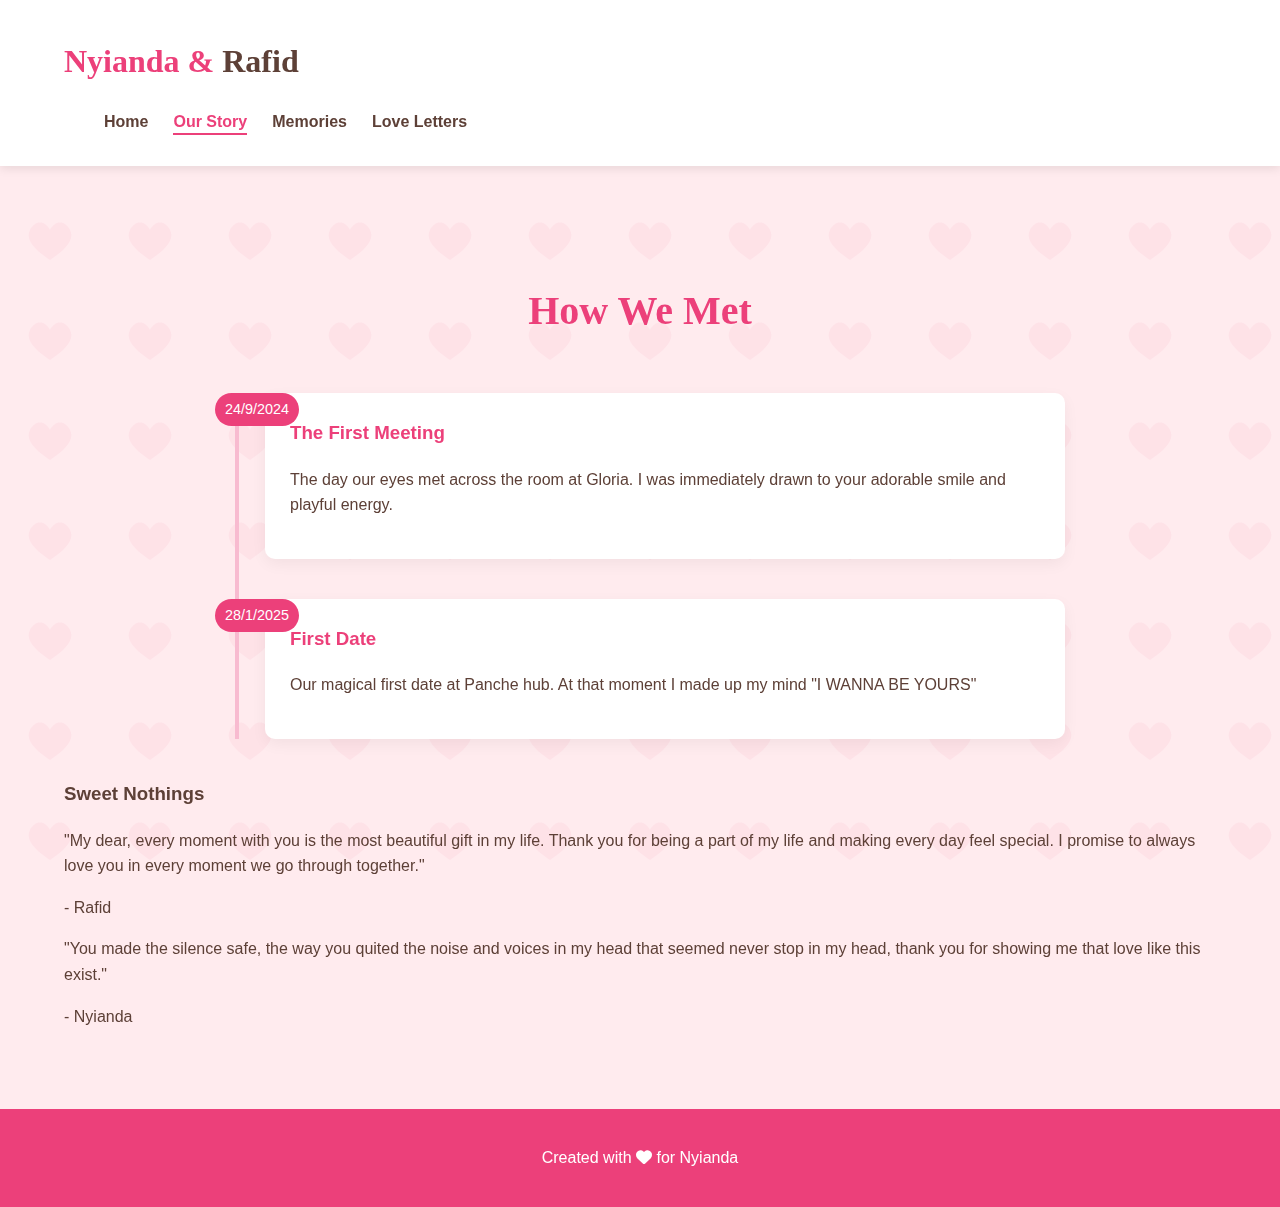
<file: about.html>
<!DOCTYPE html>
<html lang="en">
<head>
    <meta charset="UTF-8">
    <meta name="viewport" content="width=device-width, initial-scale=1.0">
    <title>Our Love Story | About Us</title>
    <link rel="stylesheet" href="css/style.css">
    <link rel="stylesheet" href="https://cdnjs.cloudflare.com/ajax/libs/font-awesome/6.4.0/css/all.min.css">
</head>
<body>
    <div class="hearts-background"></div>
    
    <header class="couple-header">
        <div class="container">
            <h1 class="logo">Nyianda & <span>Rafid</span></h1>
            <nav>
                <ul>
                    <li><a href="index.html">Home</a></li>
                    <li><a href="about.html" class="active">Our Story</a></li>
                    <li><a href="gallery.html">Memories</a></li>
                    <li><a href="love-letter.html">Love Letters</a></li>
                </ul>
            </nav>
        </div>
    </header>

    <main class="our-story">
        <div class="container">
            <h2 class="section-title">How We Met</h2>
            
            <div class="story-timeline">
                <!-- Timeline Item 1 -->
                <div class="timeline-item">
                    <div class="timeline-date">24/9/2024</div>
                    <div class="timeline-content">
                        <h3>The First Meeting</h3>
                        <p>The day our eyes met across the room at Gloria. I was immediately drawn to your adorable smile and playful energy.</p>
                        <div class="timeline-image">
                        </div>
                    </div>
                </div>
                
                <!-- Timeline Item 2 -->
                <div class="timeline-item">
                    <div class="timeline-date">28/1/2025</div>
                    <div class="timeline-content">
                        <h3>First Date</h3>
                        <p>Our magical first date at Panche hub. At that moment I made up my mind "I WANNA BE YOURS"</p>
                    </div>
                </div>
                
                <!-- Add more timeline items as needed -->
            </div>
            
            <div class="couple-quotes">
                <h3>Sweet Nothings</h3>
                <div class="quote-box">
                    <p>"My dear, every moment with you is the most beautiful gift in my life. Thank you for being a part of my life and making every day feel special. I promise to always love you in every moment we go through together."</p>
                    <span>- Rafid</span>
                </div>
                <div class="quote-box">
                    <p>"You made the silence safe, the way you quited the noise and voices in my head that seemed never stop in my head, thank you for showing me that love like this exist."</p>
                    <span>- Nyianda</span>
                </div>
            </div>
        </div>
    </main>

    <footer class="couple-footer">
        <div class="container">
            <p>Created with <i class="fas fa-heart heartbeat"></i> for Nyianda</p>
        </div>
    </footer>

    <script src="js/main.js"></script>
</body>
</html>
</file>
<file: css/style.css>
:root {
    --pink-light: #ffebee;
    --pink-medium: #f8bbd0;
    --pink-dark: #f48fb1;
    --pink-darker: #ec407a;
    --text-dark: #5d4037;
    --text-light: #f5f5f5;
}

/* Base Styles */
body {
    font-family: 'Montserrat', sans-serif;
    background-color: var(--pink-light);
    color: var(--text-dark);
    margin: 0;
    padding: 0;
    line-height: 1.6;
}

.container {
    width: 90%;
    max-width: 1200px;
    margin: 0 auto;
    padding: 0 20px;
}

/* Hearts Background */
.hearts-background {
    position: fixed;
    top: 0;
    left: 0;
    width: 100%;
    height: 100%;
    background-image: url('data:image/svg+xml;utf8,<svg xmlns="http://www.w3.org/2000/svg" viewBox="0 0 100 100" fill="%23f48fb1" opacity="0.1"><path d="M50,30 C55,20 65,20 70,30 C75,40 65,50 50,60 C35,50 25,40 30,30 C35,20 45,20 50,30 Z"/></svg>');
    background-size: 100px 100px;
    z-index: -1;
}

/* Header */
.couple-header {
    background-color: white;
    box-shadow: 0 2px 10px rgba(0, 0, 0, 0.1);
    position: sticky;
    top: 0;
    z-index: 100;
    padding: 15px 0;
}

.logo {
    font-family: 'Dancing Script', cursive;
    font-size: 2rem;
    color: var(--pink-darker);
}

.logo span {
    color: var(--text-dark);
}

/* Navigation */
nav ul {
    display: flex;
    list-style: none;
    gap: 25px;
}

nav a {
    text-decoration: none;
    color: var(--text-dark);
    font-weight: 600;
    transition: color 0.3s;
    position: relative;
}

nav a:hover,
nav a.active {
    color: var(--pink-darker);
}

nav a.active::after {
    content: '';
    position: absolute;
    bottom: -5px;
    left: 0;
    width: 100%;
    height: 2px;
    background-color: var(--pink-darker);
}

/* Hero Section */
.couple-hero {
    height: 80vh;
    display: flex;
    align-items: center;
    text-align: center;
    background: linear-gradient(rgba(255, 235, 238, 0.8), rgba(255, 235, 238, 0.8)), url('../images/couple-hero.jpg');
    background-size: cover;
    background-position: center;
}

.couple-names {
    display: flex;
    justify-content: center;
    align-items: center;
    gap: 20px;
    margin-bottom: 20px;
}

.couple-names h2 {
    font-family: 'Dancing Script', cursive;
    font-size: 3.5rem;
    color: var(--pink-darker);
    margin: 0;
}

.heart-icon {
    font-size: 2rem;
    color: var(--pink-darker);
    animation: heartbeat 1.5s infinite;
}

.tagline {
    font-size: 1.2rem;
    margin-bottom: 30px;
    color: var(--text-dark);
}

/* Love Countdown */
.love-countdown {
    padding: 60px 0;
    background-color: white;
    text-align: center;
}

.love-countdown h3 {
    font-family: 'Dancing Script', cursive;
    font-size: 2rem;
    color: var(--pink-darker);
    margin-bottom: 30px;
}

.countdown-container {
    display: flex;
    justify-content: center;
    gap: 30px;
}

.countdown-box {
    background-color: var(--pink-medium);
    padding: 20px 30px;
    border-radius: 10px;
    min-width: 100px;
}

.countdown-box span {
    font-size: 2.5rem;
    font-weight: bold;
    color: var(--pink-darker);
    display: block;
}

/* Our Story Page */
.our-story {
    padding: 80px 0;
}

.section-title {
    font-family: 'Dancing Script', cursive;
    font-size: 2.5rem;
    color: var(--pink-darker);
    text-align: center;
    margin-bottom: 50px;
}

.story-timeline {
    position: relative;
    max-width: 800px;
    margin: 0 auto;
    padding-left: 50px;
}

.story-timeline::before {
    content: '';
    position: absolute;
    top: 0;
    left: 20px;
    height: 100%;
    width: 4px;
    background-color: var(--pink-medium);
}

.timeline-item {
    position: relative;
    margin-bottom: 40px;
}

.timeline-date {
    position: absolute;
    left: -50px;
    top: 0;
    background-color: var(--pink-darker);
    color: white;
    padding: 5px 10px;
    border-radius: 20px;
    font-size: 0.9rem;
}

.timeline-content {
    background-color: white;
    padding: 25px;
    border-radius: 10px;
    box-shadow: 0 5px 15px rgba(0, 0, 0, 0.05);
}

.timeline-content h3 {
    color: var(--pink-darker);
    margin-top: 0;
}

.timeline-image {
    margin-top: 15px;
}

.timeline-image img {
    width: 100%;
    border-radius: 8px;
    max-height: 300px;
    object-fit: cover;
}

/* Footer */
.couple-footer {
    background-color: var(--pink-darker);
    color: white;
    text-align: center;
    padding: 20px 0;
}

.heartbeat {
    animation: heartbeat 1.5s infinite;
}

/* Animations */
@keyframes heartbeat {
    0% { transform: scale(1); }
    25% { transform: scale(1.1); }
    50% { transform: scale(1); }
    75% { transform: scale(1.1); }
    100% { transform: scale(1); }
}

/* Responsive Design */
@media (max-width: 768px) {
    .couple-names {
        flex-direction: column;
        gap: 10px;
    }
    
    .countdown-container {
        flex-wrap: wrap;
    }
    
    .story-timeline {
        padding-left: 30px;
    }
    
    .timeline-date {
        left: -30px;
    }
}

/* Gallery Page Styles */
.memory-gallery {
    padding: 80px 0;
}

.gallery-controls {
    display: flex;
    justify-content: center;
    flex-wrap: wrap;
    gap: 10px;
    margin-bottom: 30px;
}

.filter-btn {
    background-color: white;
    border: 2px solid var(--pink-medium);
    color: var(--pink-darker);
    padding: 8px 20px;
    border-radius: 30px;
    cursor: pointer;
    transition: all 0.3s;
    font-weight: 600;
}

.filter-btn:hover,
.filter-btn.active {
    background-color: var(--pink-darker);
    color: white;
    border-color: var(--pink-darker);
}

.gallery-grid {
    display: grid;
    grid-template-columns: repeat(auto-fill, minmax(280px, 1fr));
    gap: 20px;
    margin: 40px 0;
}

.gallery-item {
    position: relative;
    border-radius: 15px;
    overflow: hidden;
    aspect-ratio: 1/1;
    box-shadow: 0 5px 15px rgba(0, 0, 0, 0.1);
    transition: transform 0.3s;
}

.gallery-item:hover {
    transform: scale(1.03);
}

.gallery-item img {
    width: 100%;
    height: 100%;
    object-fit: cover;
    display: block;
}

.memory-overlay {
    position: absolute;
    top: 0;
    left: 0;
    right: 0;
    bottom: 0;
    background: linear-gradient(to top, rgba(0, 0, 0, 0.7), transparent);
    color: white;
    display: flex;
    flex-direction: column;
    justify-content: flex-end;
    padding: 20px;
    opacity: 0;
    transition: opacity 0.3s;
}

.gallery-item:hover .memory-overlay {
    opacity: 1;
}

.memory-overlay h3 {
    margin: 0;
    font-size: 1.3rem;
}

.memory-overlay p {
    margin: 5px 0 0;
    font-size: 0.9rem;
}

.heart-react {
    position: absolute;
    top: 15px;
    right: 15px;
    font-size: 1.5rem;
    cursor: pointer;
}

.heart-react .fas {
    color: var(--pink-darker);
    display: none;
}

.heart-react.active .far {
    display: none;
}

.heart-react.active .fas {
    display: block;
    animation: heartbeat 0.5s;
}

.memory-upload {
    background-color: white;
    padding: 30px;
    border-radius: 15px;
    text-align: center;
    margin-top: 50px;
    box-shadow: 0 5px 15px rgba(0, 0, 0, 0.05);
}

.memory-upload h3 {
    margin-top: 0;
    color: var(--pink-darker);
}

#memory-upload {
    display: none;
}

/* Lightbox Styles */
.memory-lightbox {
    position: fixed;
    top: 0;
    left: 0;
    width: 100%;
    height: 100%;
    background-color: rgba(0, 0, 0, 0.8);
    display: none;
    justify-content: center;
    align-items: center;
    z-index: 1000;
}

.lightbox-content {
    position: relative;
    max-width: 90%;
    max-height: 90vh;
    background-color: white;
    border-radius: 10px;
    overflow: hidden;
}

#lightbox-image {
    max-width: 100%;
    max-height: 70vh;
    display: block;
    margin: 0 auto;
}

.memory-caption {
    padding: 20px;
    text-align: center;
}

.memory-caption h3 {
    color: var(--pink-darker);
    margin: 0 0 5px;
}

.close-lightbox {
    position: absolute;
    top: 15px;
    right: 15px;
    font-size: 30px;
    color: white;
    cursor: pointer;
    background-color: var(--pink-darker);
    width: 40px;
    height: 40px;
    border-radius: 50%;
    display: flex;
    justify-content: center;
    align-items: center;
    line-height: 1;
}

.lightbox-nav {
    position: absolute;
    top: 50%;
    width: 100%;
    display: flex;
    justify-content: space-between;
    transform: translateY(-50%);
}

.lightbox-nav button {
    background-color: var(--pink-darker);
    color: white;
    border: none;
    width: 50px;
    height: 50px;
    border-radius: 50%;
    font-size: 20px;
    cursor: pointer;
    margin: 0 20px;
    opacity: 0.8;
    transition: opacity 0.3s;
}

.lightbox-nav button:hover {
    opacity: 1;
}

/* Love Letters Page Styles */
.love-letters {
    padding: 80px 0;
}

.letter-tabs {
    display: flex;
    justify-content: center;
    flex-wrap: wrap;
    gap: 10px;
    margin-bottom: 40px;
}

.tab-btn {
    background-color: white;
    border: 2px solid var(--pink-medium);
    color: var(--pink-darker);
    padding: 10px 25px;
    border-radius: 30px;
    cursor: pointer;
    transition: all 0.3s;
    font-weight: 600;
}

.tab-btn:hover,
.tab-btn.active {
    background-color: var(--pink-darker);
    color: white;
    border-color: var(--pink-darker);
}

.letter-container {
    display: none;
}

.letter-container.active {
    display: block;
}

.letter-card {
    background-color: white;
    border-radius: 15px;
    padding: 25px;
    margin-bottom: 20px;
    box-shadow: 0 5px 15px rgba(0, 0, 0, 0.05);
    position: relative;
    border-left: 5px solid var(--pink-darker);
}

.letter-date {
    color: var(--pink-darker);
    font-size: 0.9rem;
    margin-bottom: 5px;
}

.letter-title {
    color: var(--pink-darker);
    margin-top: 0;
}

.read-more {
    background-color: var(--pink-medium);
    color: white;
    border: none;
    padding: 8px 15px;
    border-radius: 5px;
    margin-top: 15px;
    cursor: pointer;
    transition: background-color 0.3s;
}

.read-more:hover {
    background-color: var(--pink-darker);
}

.new-letter-form {
    background-color: white;
    border-radius: 15px;
    padding: 30px;
    box-shadow: 0 5px 15px rgba(0, 0, 0, 0.05);
}

.form-group {
    margin-bottom: 20px;
}

.form-group label {
    display: block;
    margin-bottom: 8px;
    color: var(--pink-darker);
    font-weight: 600;
}

.form-group input,
.form-group textarea {
    width: 100%;
    padding: 12px;
    border: 1px solid var(--pink-medium);
    border-radius: 8px;
    font-family: inherit;
}

.form-group textarea {
    min-height: 200px;
    resize: vertical;
}

.form-actions {
    display: flex;
    justify-content: center;
    gap: 15px;
    flex-wrap: wrap;
}

.btn-pink {
    background-color: var(--pink-darker);
}

/* Letter Modal */
.letter-modal {
    position: fixed;
    top: 0;
    left: 0;
    width: 100%;
    height: 100%;
    background-color: rgba(0, 0, 0, 0.8);
    display: none;
    justify-content: center;
    align-items: center;
    z-index: 1000;
}

.modal-content {
    background-color: white;
    border-radius: 15px;
    padding: 40px;
    max-width: 800px;
    width: 90%;
    max-height: 90vh;
    overflow-y: auto;
    position: relative;
}

.close-modal {
    position: absolute;
    top: 15px;
    right: 15px;
    font-size: 30px;
    color: var(--pink-darker);
    cursor: pointer;
}

.modal-letter-date {
    color: var(--pink-darker);
    margin-bottom: 20px;
}

.modal-letter-content {
    line-height: 1.8;
    white-space: pre-line;
}

.modal-letter-content p {
    margin-bottom: 15px;
}

.print-letter {
    margin-top: 30px;
}

/* Responsive Adjustments */
@media (max-width: 768px) {
    .gallery-grid {
        grid-template-columns: repeat(auto-fill, minmax(200px, 1fr));
    }
    
    .lightbox-nav button {
        width: 40px;
        height: 40px;
        font-size: 16px;
        margin: 0 10px;
    }
    
    .modal-content {
        padding: 30px 20px;
    }
}

@media (max-width: 480px) {
    .gallery-grid {
        grid-template-columns: 1fr;
    }
    
    .letter-card,
    .new-letter-form {
        padding: 20px 15px;
    }
}
</file>
